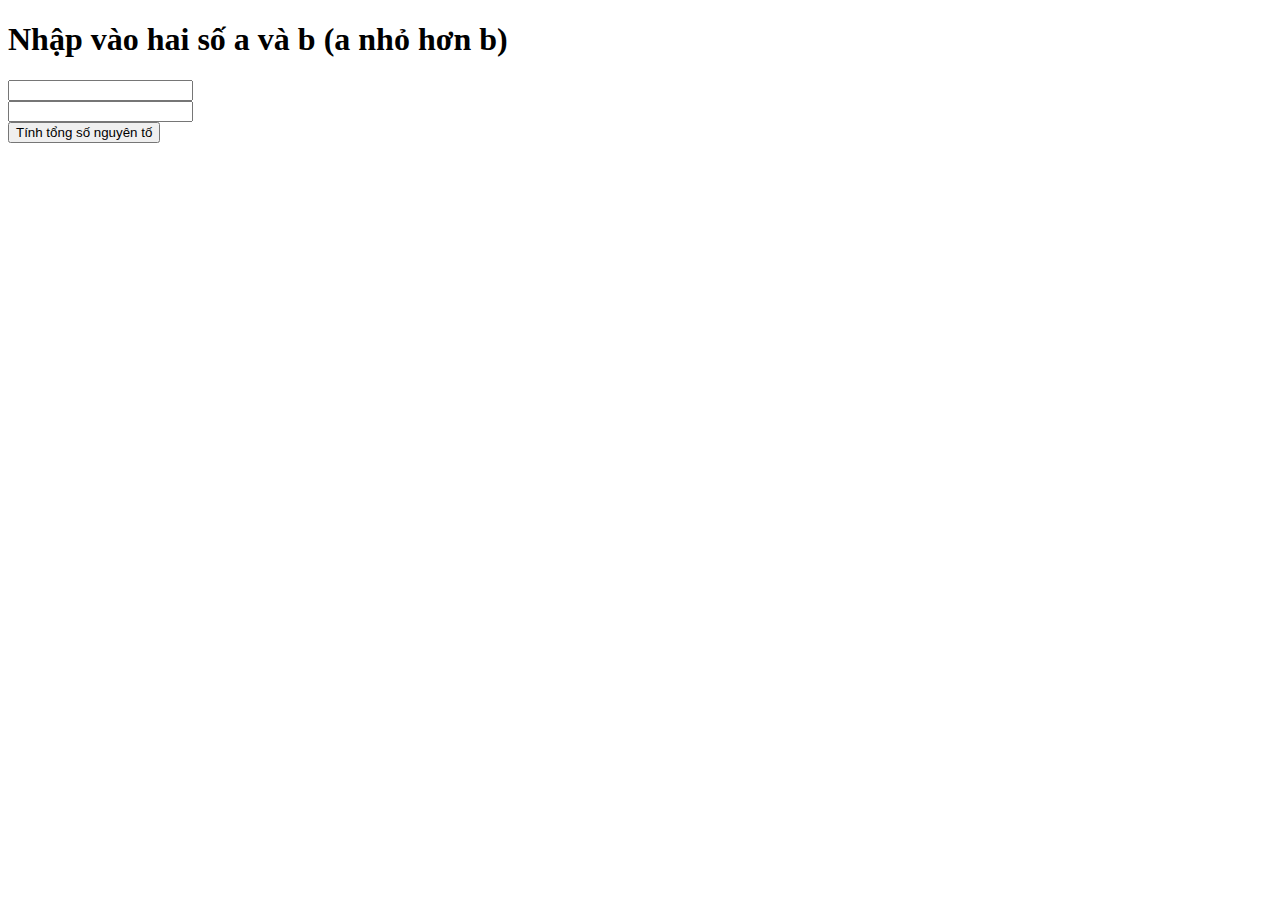
<file: Bai-1/index.html>
<!DOCTYPE html>
<html lang="en">
<head>
    <meta charset="UTF-8">
    <meta name="viewport" content="width=device-width, initial-scale=1.0">
    <title>Tổng các số nguyên tố</title>
</head>
<body>
    <h1>Nhập vào hai số a và b (a nhỏ hơn b) </h1>
    <input type="number" class="startNum"><br>
    <input type="number" class="endNum"><br>
    <button onclick="sum()">Tính tổng số nguyên tố</button>
    <p class="prime"></p>
    <p class="result"></p>
    <script src="./bt1.js"></script>
</body>
</html>
</file>
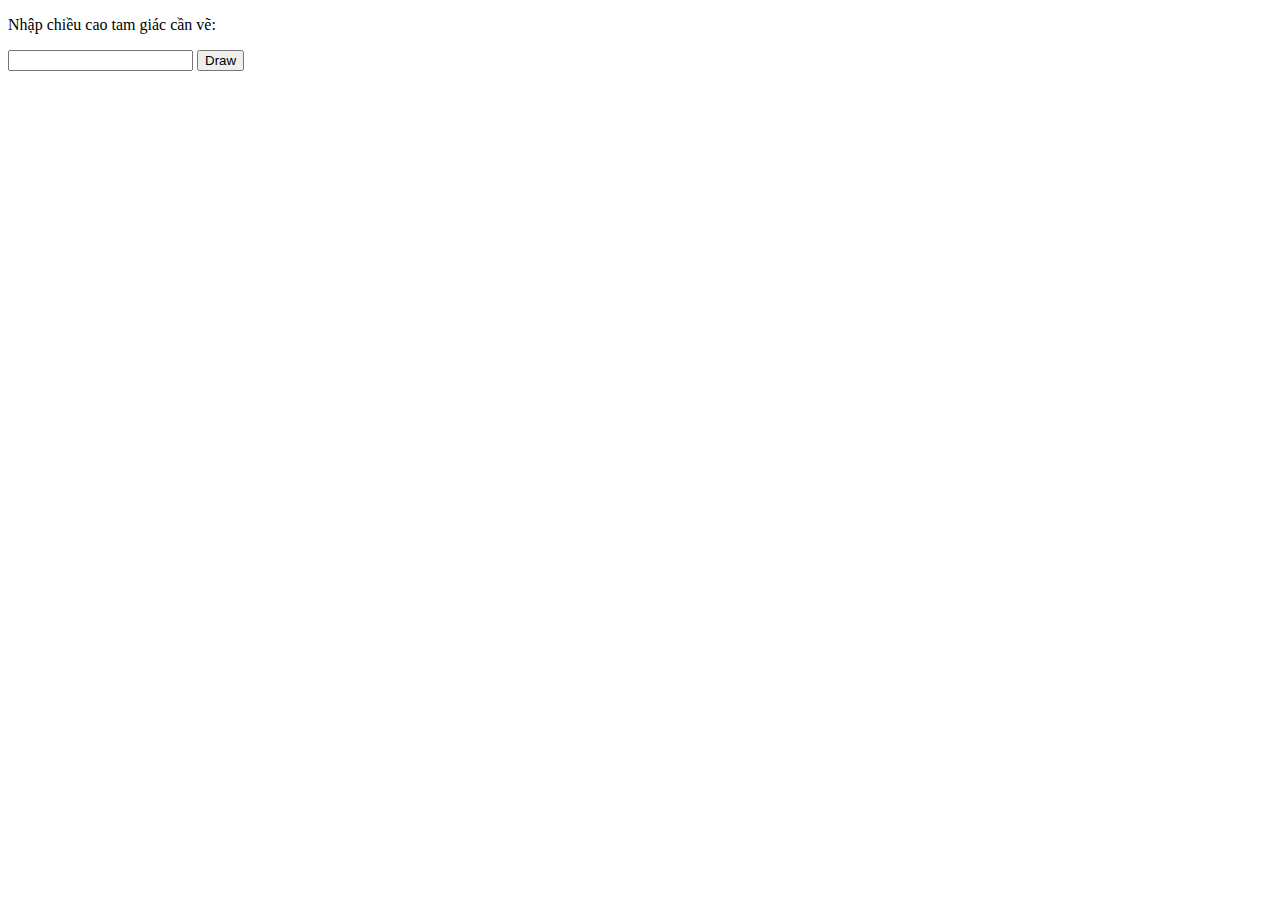
<file: Bai-2/index.html>
<!DOCTYPE html>
<html lang="en">
<head>
    <meta charset="UTF-8">
    <meta name="viewport" content="width=device-width, initial-scale=1.0">
    <title>Document</title>
</head>
<body>
    <p>Nhập chiều cao tam giác cần vẽ:</p>
    <input type="number" id="inputNumber">
    <button onclick="numberOneTriangle()">Draw</button>
    <script src="./bt2.js"></script>
</body>
</html>
</file>
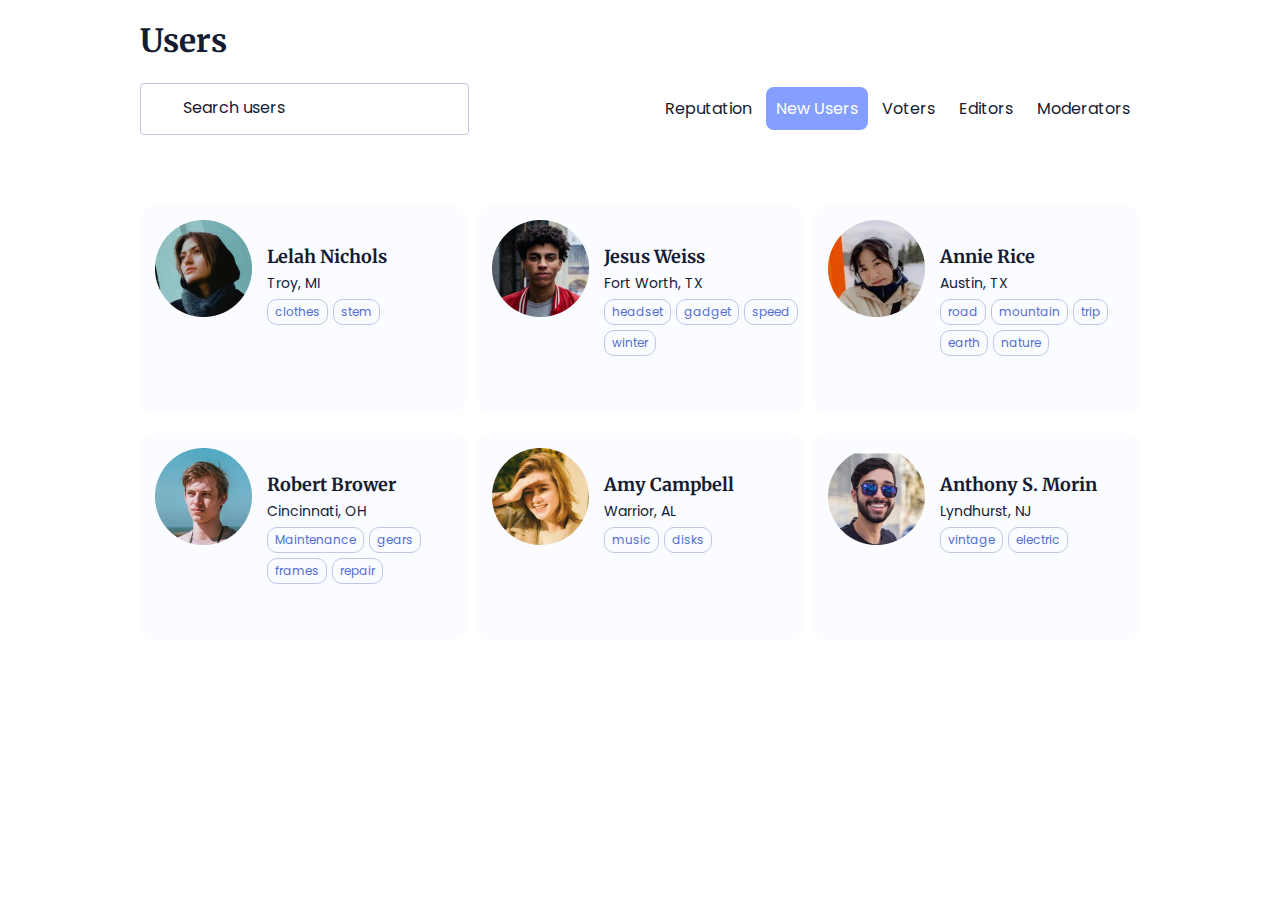
<file: Bai-3/index.html>
<!DOCTYPE html>
<html lang="en">
<head>
    <meta charset="UTF-8">
    <meta name="viewport" content="width=device-width, initial-scale=1.0">
    <title>Document</title>
    <!-- Link CSS -->
    <link rel="stylesheet" href="./style.css">
    <!-- Link font Awesome -->
    <link rel="stylesheet" href="https://cdnjs.cloudflare.com/ajax/libs/font-awesome/6.5.1/css/all.min.css" integrity="sha512-DTOQO9RWCH3ppGqcWaEA1BIZOC6xxalwEsw9c2QQeAIftl+Vegovlnee1c9QX4TctnWMn13TZye+giMm8e2LwA==" crossorigin="anonymous" referrerpolicy="no-referrer" />
    <!-- Link font -->
    <link rel="preconnect" href="https://fonts.googleapis.com">
    <link rel="preconnect" href="https://fonts.gstatic.com" crossorigin>
    <link href="https://fonts.googleapis.com/css2?family=Merriweather:ital,wght@0,300;0,400;0,700;0,900;1,300;1,400;1,700;1,900&family=Poppins:ital,wght@0,100;0,200;0,300;0,400;0,500;0,600;0,700;0,800;0,900;1,100;1,200;1,300;1,400;1,500;1,600;1,700;1,800;1,900&display=swap" rel="stylesheet">
</head>
<body>
    <header>
        <h1>Users</h1>
        <div class="nav-bar">
            <div class="nb-search">
                <span><i class="fa-solid fa-magnifying-glass"></i></span>
                <input type="text" placeholder="Search users">
            </div>
            <div class="nb-tab">
                <span>Reputation</span>
                <span class="focus">New Users</span>
                <span>Voters</span>
                <span>Editors</span>
                <span>Moderators</span>
            </div>
        </div>
    </header>
    <section class="list-user">
        <div class="user-container">
            <img src="/Bai-3/asset/img/lelah-nichols.png" alt="Lelah">
            <div class="user-info">
                <h3>Lelah Nichols</h3>
                <p>Troy, MI</p>
                <div class="user-hobby">
                    <span>clothes</span><span>stem</span>
                </div>
            </div>
        </div>
        <div class="user-container">
            <img src="/Bai-3/asset/img/jesus-weiss.png" alt="Jesus">
            <div class="user-info">
                <h3>Jesus Weiss</h3>
                <p>Fort Worth, TX</p>
                <div class="user-hobby">
                    <span>headset</span><span>gadget</span><span>speed</span><span>winter</span>
                </div>
            </div>
        </div>
        <div class="user-container">
            <img src="/Bai-3/asset/img/annie-rice.png" alt="Annie">
            <div class="user-info">
                <h3>Annie Rice</h3>
                <p>Austin, TX</p>
                <div class="user-hobby">
                    <span>road</span><span>mountain</span><span>trip</span><span>earth</span><span>nature</span>
                </div>
            </div>
        </div>
        <div class="user-container">
            <img src="/Bai-3/asset/img/robert-brower.png" alt="Robert">
            <div class="user-info">
                <h3>Robert Brower</h3>
                <p>Cincinnati, OH</p>
                <div class="user-hobby">
                    <span>Maintenance</span><span>gears</span><span>frames</span><span>repair</span>
                </div>
            </div>
        </div>
        <div class="user-container">
            <img src="/Bai-3/asset/img/amy-campbell.png" alt="Amy">
            <div class="user-info">
                <h3>Amy Campbell</h3>
                <p>Warrior, AL</p>
                <div class="user-hobby">
                    <span>music</span><span>disks</span>
                </div>
            </div>
        </div>
        <div class="user-container">
            <img src="/Bai-3/asset/img/anthony-s-morin.png" alt="Anthony">
            <div class="user-info">
                <h3>Anthony S. Morin</h3>
                <p>Lyndhurst, NJ</p>
                <div class="user-hobby">
                    <span>vintage</span><span>electric</span>
                </div>
            </div>
        </div>
    </section>
</body>
</html>
</file>
<file: Bai-3/style.css>
body {
  font-family: "Poppins", sans-serif;
  margin: auto;
  padding: 0;
  width: 1000px;
}
h1, h3 {
  font-family: "Merriweather", serif;
  color: #151B32;
}

/* CSS Header */
header h1 {
  font-size: 32px;
}
.nav-bar {
  display: flex;
  align-items: center;
  justify-content: space-between;
}
header .nb-search {
  border: 1px solid #bfc8e6;
  width: 327px;
  height: 50px;
  display: flex;
  align-items: center;
  border-radius: 4px;
}
header .nb-search span i {
  padding: 20px;
}
header input {
  border: none;
  background-color: transparent;
  height: 100%;
}
header input::placeholder {
  color: #151B32;
  font-size: 16px;
  font-family: "Poppins", sans-serif;
}
header .nb-tab span {
  font-size: 16px;
  color: #151B32;
  padding: 10px;
}
header .nb-tab .focus {
  background-color:#849FFF ;
  border: none;
  border-radius: 8px;
  color: #fff;
}
/* CSS List user */
.list-user {
  margin-top: 60px;
  display: flex;
  flex-wrap: wrap;
  justify-content: space-between;
}
.user-container {
  background-color: #fbfcff;
  border-radius: 16px;
  width:  327px;
  height: 208px;
  margin: 10px 0;
  display: flex;
  position: relative;
}
.user-container img {
  width: 97px;
  height: 97px;
  margin: 15px;
}
.user-info {
  margin-top: 35px;
}
.user-container .user-info h3 {
  font-size: 18px;
  font-weight: bold;
  margin: 5px 0;
}
.user-container .user-info p {
  font-size: 14px;
  color: #151B32;
  margin: 5px 0;
}

.user-container .user-info span {
  font-size: 12px;
  border: 1px solid #bfc8e6;
  border-radius: 10px ;
  padding: 3px 7px;
  margin-right: 5px;
  margin-bottom: 5px;
  color: #516fd4;
}
.user-hobby {
  display: flex;
  flex-wrap: wrap;
}
</file>
